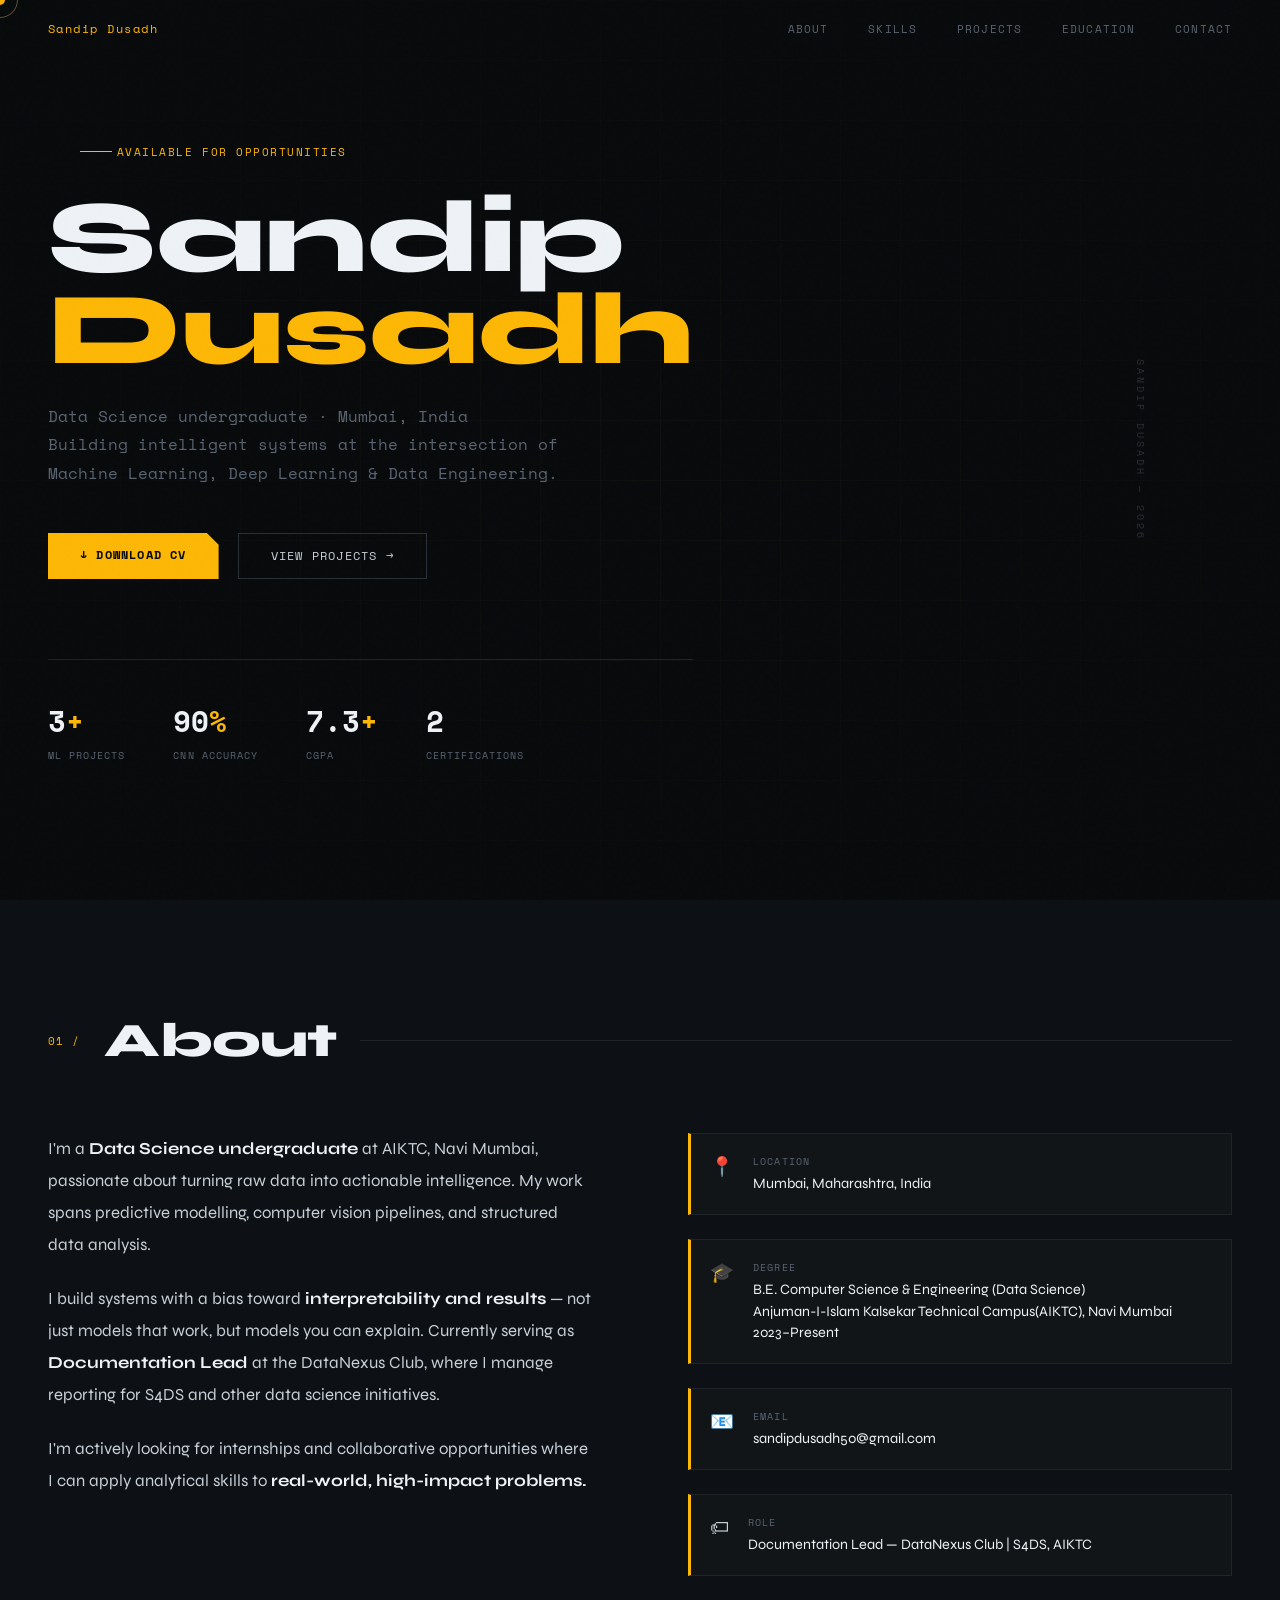
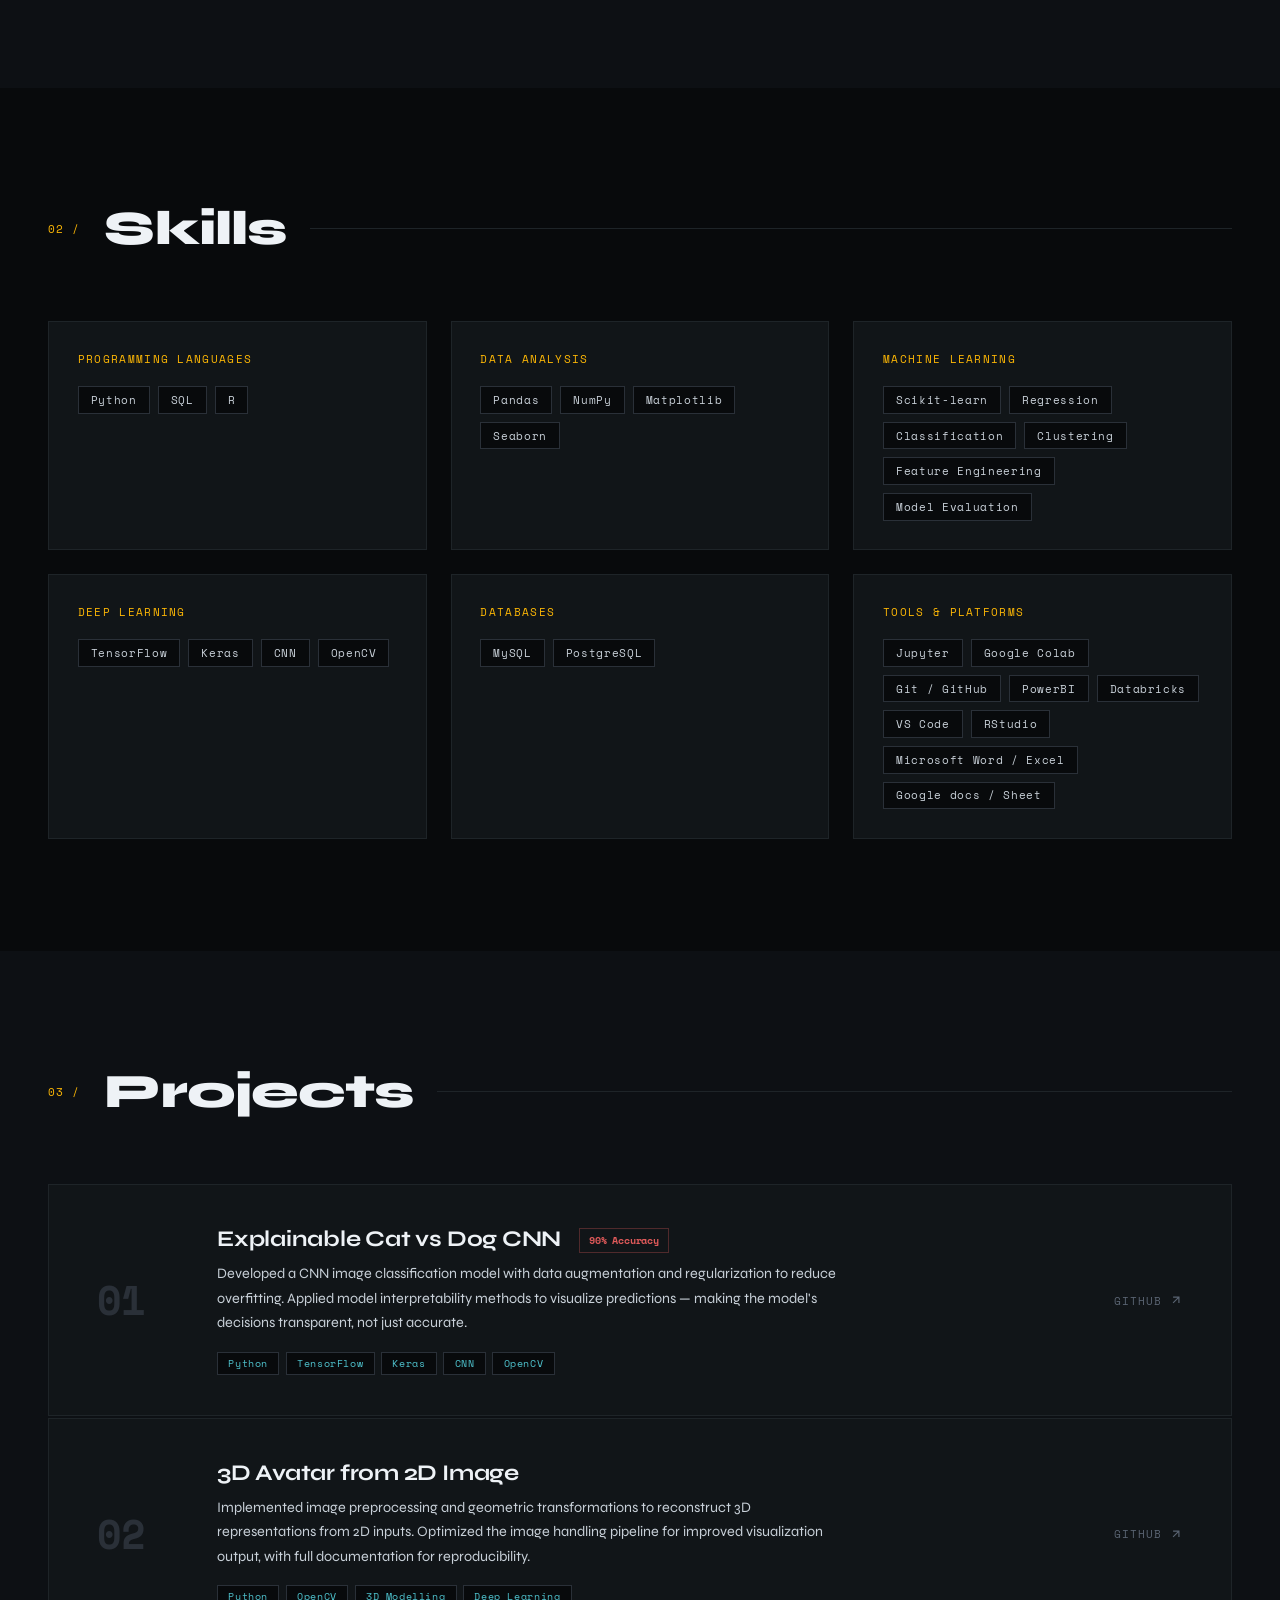
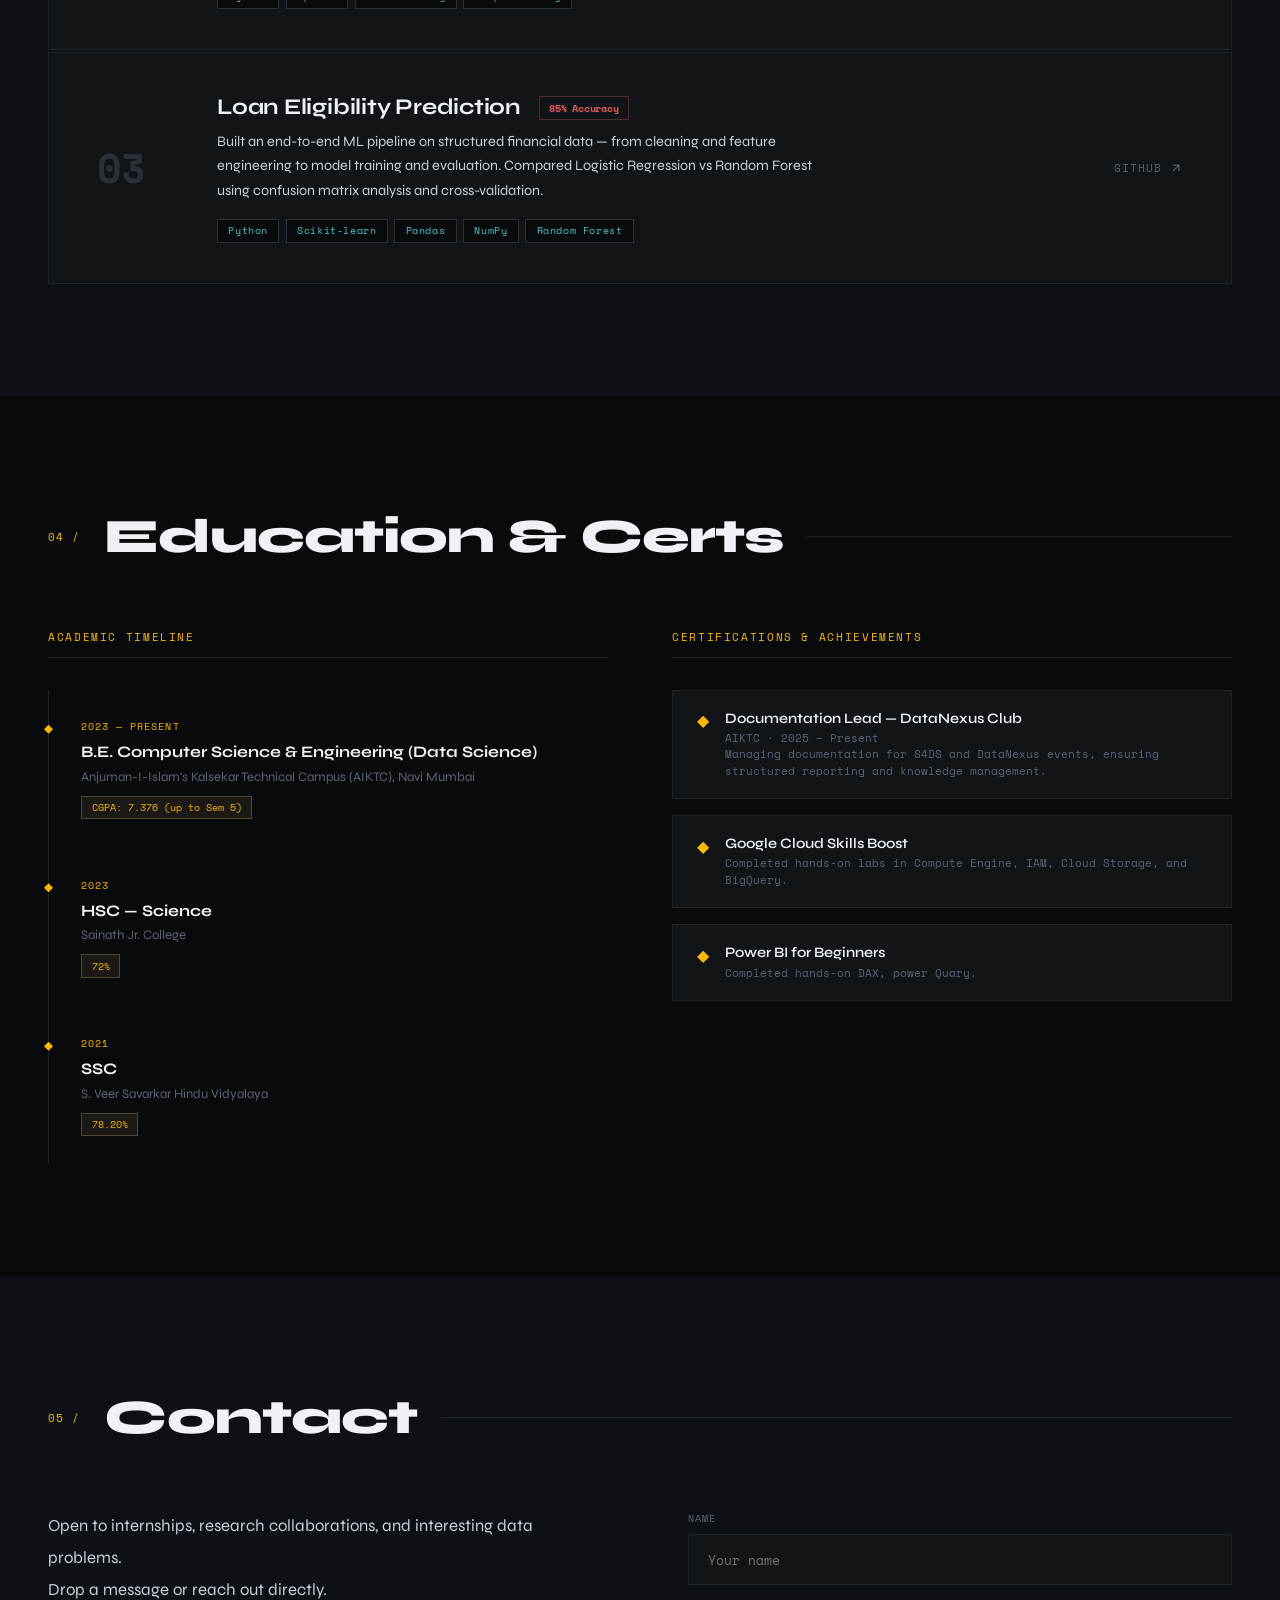
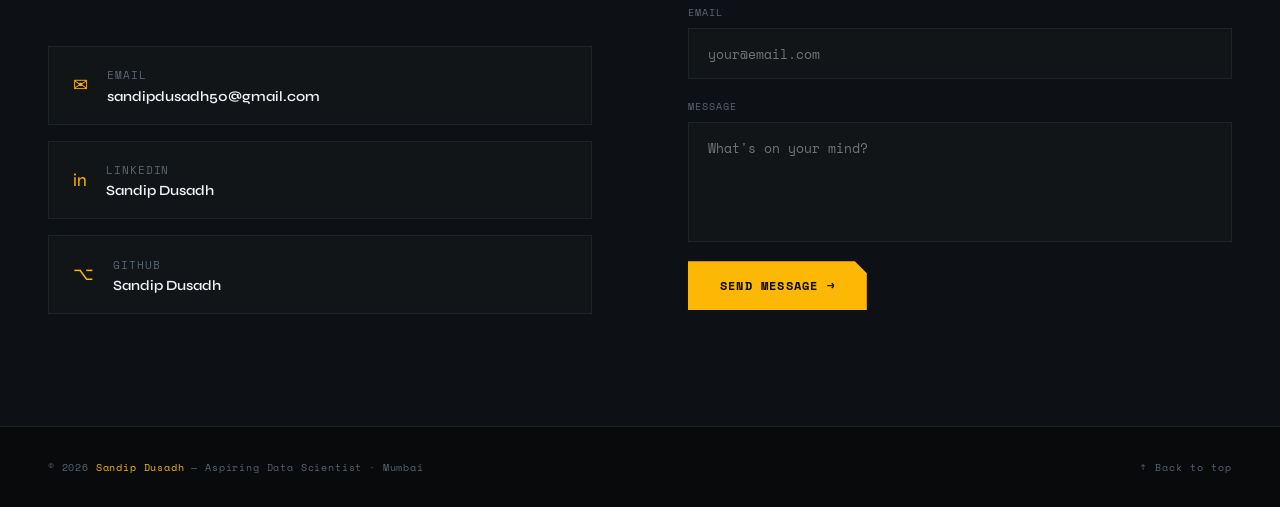
<file: index1.html>
<!DOCTYPE html>
<html lang="en">
<head>
  <meta charset="UTF-8" />
  <meta name="viewport" content="width=device-width, initial-scale=1.0" />
  <title>Sandip Dusadh — Data Scientist</title>
  <link rel="preconnect" href="https://fonts.googleapis.com" />
  <link
    href="https://fonts.googleapis.com/css2?family=Space+Mono:ital,wght@0,400;0,700;1,400&family=Syne:wght@400;600;700;800&display=swap"
    rel="stylesheet" />
  <style>
    :root {
      --bg: #080a0c;
      --bg2: #0d1014;
      --surface: #111518;
      --border: #1e2428;
      --border2: #2a3038;
      --accent: #fdb705;
      --accent2: #4fc4cf;
      --accent3: #e05a5a;
      --text: #c8d0d8;
      --text-dim: #5a6472;
      --text-bright: #eef2f6;
      --mono: 'Space Mono', monospace;
      --sans: 'Syne', sans-serif;
    }

    *,
    *::before,
    *::after {
      box-sizing: border-box;
      margin: 0;
      padding: 0;
    }

    ::selection {
      color: whitesmoke;
      background-color: orange;
    }

    html {
      scroll-behavior: smooth;
    }

    body {
      background: var(--bg);
      color: var(--text);
      font-family: var(--sans);
      overflow-x: hidden;
      cursor: none;
    }

    /* ── Custom Cursor ── */
    #cursor {
      position: fixed;
      width: 10px;
      height: 10px;
      background: var(--accent);
      border-radius: 50%;
      pointer-events: none;
      z-index: 9999;
      transform: translate(-50%, -50%);
      transition: transform 0.08s ease, width 0.2s, height 0.2s, background 0.2s;
      mix-blend-mode: difference;
    }

    #cursor-ring {
      position: fixed;
      width: 36px;
      height: 36px;
      border: 1px solid rgba(232, 201, 122, 0.4);
      border-radius: 50%;
      pointer-events: none;
      z-index: 9998;
      transform: translate(-50%, -50%);
      transition: transform 0.18s ease, width 0.25s, height 0.25s;
    }

    body:hover #cursor {
      opacity: 1;
    }

    /* ── Noise overlay ── */
    body::before {
      content: '';
      position: fixed;
      inset: 0;
      z-index: 1000;
      pointer-events: none;
      background-image: url("data:image/svg+xml,%3Csvg viewBox='0 0 256 256' xmlns='http://www.w3.org/2000/svg'%3E%3Cfilter id='n'%3E%3CfeTurbulence type='fractalNoise' baseFrequency='0.9' numOctaves='4' stitchTiles='stitch'/%3E%3C/filter%3E%3Crect width='100%25' height='100%25' filter='url(%23n)' opacity='0.04'/%3E%3C/svg%3E");
      opacity: 0.35;
    }

    /* ── NAV ── */
    nav {
      position: fixed;
      top: 0;
      left: 0;
      right: 0;
      z-index: 500;
      display: flex;
      align-items: center;
      justify-content: space-between;
      padding: 1.2rem 3rem;
      border-bottom: 1px solid transparent;
      transition: border-color 0.3s, background 0.3s, backdrop-filter 0.3s;
    }

    nav.scrolled {
      border-color: var(--border);
      background: rgba(8, 10, 12, 0.85);
      backdrop-filter: blur(16px);
    }

    .nav-logo {
      font-family: var(--mono);
      font-size: 0.78rem;
      color: var(--accent);
      letter-spacing: 0.12em;
      text-decoration: none;
    }

    .nav-links {
      display: flex;
      gap: 2.5rem;
    }

    .nav-links a {
      font-family: var(--mono);
      font-size: 0.7rem;
      color: var(--text-dim);
      text-decoration: none;
      letter-spacing: 0.1em;
      text-transform: uppercase;
      transition: color 0.2s;
      position: relative;
    }

    .nav-links a::after {
      content: '';
      position: absolute;
      bottom: -3px;
      left: 0;
      width: 0;
      height: 1px;
      background: var(--accent);
      transition: width 0.25s;
    }

    .nav-links a:hover {
      color: var(--accent);
    }

    .nav-links a:hover::after {
      width: 100%;
    }

    /* ── HERO ── */
    #hero {
      min-height: 100vh;
      display: flex;
      align-items: center;
      padding: 0 3rem;
      position: relative;
      overflow: hidden;
    }

    .hero-grid-bg {
      position: absolute;
      inset: 0;
      background-image:
        linear-gradient(rgba(232, 201, 122, 0.03) 1px, transparent 1px),
        linear-gradient(90deg, rgba(232, 201, 122, 0.03) 1px, transparent 1px);
      background-size: 60px 60px;
      mask-image: radial-gradient(ellipse 80% 80% at 50% 50%, black, transparent);
    }

    .hero-number {
      position: absolute;
      right: 3rem;
      top: 50%;
      transform: translateY(-50%) rotate(90deg);
      font-family: var(--mono);
      font-size: 0.65rem;
      color: var(--border2);
      letter-spacing: 0.3em;
    }

    .hero-content {
      max-width: 860px;
      position: relative;
      z-index: 2;
    }

    .hero-tag {
      display: inline-flex;
      align-items: center;
      gap: 0.3rem;
      font-family: var(--mono);
      font-size: 0.68rem;
      color: var(--accent);
      letter-spacing: 0.14em;
      text-transform: uppercase;
      margin-bottom: 2rem;
      margin-left: 2rem;
      opacity: 0;
      animation: fadeUp 0.6s 0.2s forwards;
    }

    .hero-tag::before {
      content: '';
      width: 32px;
      height: 1px;
      background: var(--accent);
    }

    .hero-name {
      font-size: clamp(3.5rem, 8vw, 7.5rem);
      font-weight: 800;
      line-height: 0.9;
      color: var(--text-bright);
      opacity: 0;
      animation: fadeUp 0.7s 0.35s forwards;
    }

    .hero-name span {
      color: var(--accent);
    }

    .hero-role {
      font-family: var(--mono);
      font-size: clamp(0.85rem, 1.5vw, 1rem);
      color: var(--text-dim);
      margin-top: 1.6rem;
      line-height: 1.8rem;
      max-width: 560px;
      opacity: 0;
      animation: fadeUp 0.7s 0.5s forwards;
    }

    .hero-ctas {
      display: flex;
      gap: 1.2rem;
      margin-top: 2.8rem;
      flex-wrap: wrap;
      opacity: 0;
      animation: fadeUp 0.7s 0.65s forwards;
    }

    .btn-primary {
      font-family: var(--mono);
      font-size: 0.75rem;
      letter-spacing: 0.1em;
      text-transform: uppercase;
      padding: 0.85rem 2rem;
      background: var(--accent);
      color: var(--bg);
      border: none;
      cursor: none;
      text-decoration: none;
      font-weight: 700;
      clip-path: polygon(0 0, calc(100% - 12px) 0, 100% 12px, 100% 100%, 0 100%);
      transition: background 0.2s, transform 0.2s;
    }

    .btn-primary:hover {
      background: #f0d88a;
      transform: translateY(-2px);
    }

    .btn-secondary {
      font-family: var(--mono);
      font-size: 0.75rem;
      letter-spacing: 0.1em;
      text-transform: uppercase;
      padding: 0.85rem 2rem;
      background: transparent;
      color: var(--text);
      border: 1px solid var(--border2);
      cursor: none;
      text-decoration: none;
      transition: border-color 0.2s, color 0.2s, transform 0.2s;
    }

    .btn-secondary:hover {
      border-color: var(--accent);
      color: var(--accent);
      transform: translateY(-2px);
    }

    .hero-stats {
      display: flex;
      gap: 3rem;
      margin-top: 5rem;
      opacity: 0;
      animation: fadeUp 0.7s 0.8s forwards;
      padding-top: 2.5rem;
      border-top: 1px solid var(--border);
    }

    .stat-item {
      display: flex;
      flex-direction: column;
      gap: 0.3rem;
    }

    .stat-num {
      font-family: var(--mono);
      font-size: 1.8rem;
      font-weight: 700;
      color: var(--text-bright);
    }

    .stat-num span {
      color: var(--accent);
    }

    .stat-label {
      font-family: var(--mono);
      font-size: 0.65rem;
      color: var(--text-dim);
      letter-spacing: 0.1em;
      text-transform: uppercase;
    }

    /* ── SECTION SHARED ── */
    section {
      padding: 7rem 3rem;
      position: relative;
    }

    .section-header {
      display: flex;
      align-items: center;
      gap: 1.5rem;
      margin-bottom: 4rem;
    }

    .section-num {
      font-family: var(--mono);
      font-size: 0.7rem;
      color: var(--accent);
      letter-spacing: 0.1em;
    }

    .section-title {
      font-size: clamp(2rem, 4vw, 3rem);
      font-weight: 800;
      color: var(--text-bright);
      letter-spacing: -0.02em;
    }

    .section-line {
      flex: 1;
      height: 1px;
      background: var(--border);
    }

    /* ── ABOUT ── */
    #about {
      background: var(--bg2);
    }

    .about-grid {
      display: grid;
      grid-template-columns: 1fr 1fr;
      gap: 6rem;
      align-items: start;
    }

    .about-text p {
      font-size: 1.05rem;
      line-height: 1.9;
      color: var(--text);
      margin-bottom: 1.4rem;
    }

    .about-text p strong {
      color: var(--text-bright);
    }

    .about-meta {
      display: flex;
      flex-direction: column;
      gap: 1.5rem;
    }

    .meta-row {
      display: flex;
      align-items: flex-start;
      gap: 1.2rem;
      padding: 1.2rem;
      background: var(--surface);
      border: 1px solid var(--border);
      border-left: 3px solid var(--accent);
    }

    .meta-icon {
      font-size: 1.2rem;
      margin-top: 0.1rem;
      flex-shrink: 0;
    }

    .meta-key {
      font-family: var(--mono);
      font-size: 0.65rem;
      color: var(--text-dim);
      letter-spacing: 0.1em;
      text-transform: uppercase;
      margin-bottom: 0.25rem;
    }

    .meta-val {
      font-size: 0.9rem;
      color: var(--text-bright);
      line-height: 1.5;
    }

    /* ── SKILLS ── */
    #skills {
      background: var(--bg);
    }

    .skills-grid {
      display: grid;
      grid-template-columns: repeat(auto-fill, minmax(280px, 1fr));
      gap: 1.5rem;
    }

    .skill-card {
      background: var(--surface);
      border: 1px solid var(--border);
      padding: 1.8rem;
      transition: border-color 0.25s, transform 0.25s;
      position: relative;
      overflow: hidden;
    }

    .skill-card::before {
      content: '';
      position: absolute;
      top: 0;
      left: 0;
      right: 0;
      height: 2px;
      background: linear-gradient(90deg, var(--accent), transparent);
      transform: scaleX(0);
      transform-origin: left;
      transition: transform 0.3s;
    }

    .skill-card:hover {
      border-color: var(--border2);
      transform: translateY(-4px);
    }

    .skill-card:hover::before {
      transform: scaleX(1);
    }

    .skill-card-title {
      font-family: var(--mono);
      font-size: 0.68rem;
      color: var(--accent);
      letter-spacing: 0.12em;
      text-transform: uppercase;
      margin-bottom: 1.2rem;
    }

    .skill-tags {
      display: flex;
      flex-wrap: wrap;
      gap: 0.5rem;
    }

    .skill-tag {
      font-family: var(--mono);
      font-size: 0.68rem;
      padding: 0.3rem 0.75rem;
      background: var(--bg);
      border: 1px solid var(--border2);
      color: var(--text);
      letter-spacing: 0.06em;
      transition: border-color 0.2s, color 0.2s;
    }

    .skill-tag:hover {
      border-color: var(--accent);
      color: var(--accent);
    }

    /* ── PROJECTS ── */
    #projects {
      background: var(--bg2);
    }

    .projects-list {
      display: flex;
      flex-direction: column;
      gap: 2px;
    }

    .project-item {
      background: var(--surface);
      border: 1px solid var(--border);
      padding: 2.5rem 3rem;
      display: grid;
      grid-template-columns: 80px 1fr auto;
      gap: 2.5rem;
      align-items: center;
      transition: background 0.25s, border-color 0.25s;
      cursor: none;
      position: relative;
      overflow: hidden;
    }

    .project-item::after {
      content: '';
      position: absolute;
      left: 0;
      top: 0;
      bottom: 0;
      width: 3px;
      background: var(--accent);
      transform: scaleY(0);
      transform-origin: top;
      transition: transform 0.3s;
    }

    .project-item:hover {
      background: #0f1316;
      border-color: var(--border2);
    }

    .project-item:hover::after {
      transform: scaleY(1);
    }

    .project-num {
      font-family: var(--mono);
      font-size: 2.5rem;
      font-weight: 700;
      color: var(--border2);
      transition: color 0.25s;
      line-height: 1;
    }

    .project-item:hover .project-num {
      color: var(--accent);
      opacity: 0.4;
    }

    .project-name {
      font-size: 1.4rem;
      font-weight: 700;
      color: var(--text-bright);
      margin-bottom: 0.6rem;
      letter-spacing: -0.01em;
    }

    .project-desc {
      font-size: 0.9rem;
      color: var(--text);
      line-height: 1.7;
      max-width: 620px;
      margin-bottom: 1rem;
    }

    .project-tech {
      display: flex;
      flex-wrap: wrap;
      gap: 0.4rem;
    }

    .tech-pill {
      font-family: var(--mono);
      font-size: 0.63rem;
      padding: 0.2rem 0.65rem;
      background: var(--bg);
      border: 1px solid var(--border2);
      color: var(--accent2);
      letter-spacing: 0.06em;
    }

    .project-link {
      color: var(--text-dim);
      text-decoration: none;
      font-family: var(--mono);
      font-size: 0.7rem;
      letter-spacing: 0.1em;
      text-transform: uppercase;
      display: flex;
      align-items: center;
      gap: 0.4rem;
      white-space: nowrap;
      transition: color 0.2s;
    }

    .project-link:hover {
      color: var(--accent);
    }

    .project-link svg {
      transition: transform 0.2s;
    }

    .project-link:hover svg {
      transform: translate(3px, -3px);
    }

    .project-result {
      display: inline-block;
      font-family: var(--mono);
      font-size: 0.65rem;
      color: var(--accent3);
      padding: 0.2rem 0.6rem;
      border: 1px solid rgba(224, 90, 90, 0.3);
      margin-left: 0.8rem;
      vertical-align: middle;
    }

    /* ── EDUCATION & CERTS ── */
    #education {
      background: var(--bg);
    }

    .edu-cert-grid {
      display: grid;
      grid-template-columns: 1fr 1fr;
      gap: 4rem;
    }

    .subsection-label {
      font-family: var(--mono);
      font-size: 0.68rem;
      color: var(--accent);
      letter-spacing: 0.15em;
      text-transform: uppercase;
      margin-bottom: 2rem;
      padding-bottom: 0.75rem;
      border-bottom: 1px solid var(--border);
    }

    .timeline {
      display: flex;
      flex-direction: column;
      gap: 0;
    }

    .timeline-item {
      padding: 1.8rem 0 1.8rem 2rem;
      border-left: 1px solid var(--border);
      position: relative;
    }

    .timeline-item::before {
      content: '';
      position: absolute;
      left: -5px;
      top: 2.2rem;
      width: 9px;
      height: 9px;
      background: var(--accent);
      clip-path: polygon(50% 0%, 100% 50%, 50% 100%, 0% 50%);
    }

    .timeline-date {
      font-family: var(--mono);
      font-size: 0.65rem;
      color: var(--accent);
      letter-spacing: 0.1em;
      margin-bottom: 0.5rem;
    }

    .timeline-title {
      font-size: 1rem;
      font-weight: 700;
      color: var(--text-bright);
      margin-bottom: 0.35rem;
    }

    .timeline-sub {
      font-size: 0.82rem;
      color: var(--text-dim);
      line-height: 1.6;
    }

    .timeline-badge {
      display: inline-block;
      font-family: var(--mono);
      font-size: 0.63rem;
      padding: 0.2rem 0.6rem;
      background: rgba(232, 201, 122, 0.08);
      border: 1px solid rgba(232, 201, 122, 0.25);
      color: var(--accent);
      margin-top: 0.5rem;
    }

    .cert-list {
      display: flex;
      flex-direction: column;
      gap: 1rem;
    }

    .cert-item {
      padding: 1.2rem 1.5rem;
      background: var(--surface);
      border: 1px solid var(--border);
      display: flex;
      align-items: flex-start;
      gap: 1rem;
      transition: border-color 0.25s;
    }

    .cert-item:hover {
      border-color: var(--border2);
    }

    .cert-icon {
      color: var(--accent);
      font-size: 1rem;
      flex-shrink: 0;
      margin-top: 0.1rem;
    }

    .cert-name {
      font-size: 0.9rem;
      font-weight: 600;
      color: var(--text-bright);
      margin-bottom: 0.2rem;
    }

    .cert-detail {
      font-family: var(--mono);
      font-size: 0.68rem;
      color: var(--text-dim);
      line-height: 1.5;
    }

    /* ── CONTACT ── */
    #contact {
      background: var(--bg2);
    }

    .contact-wrap {
      display: grid;
      grid-template-columns: 1fr 1fr;
      gap: 6rem;
      align-items: start;
    }

    .contact-intro {
      font-size: 1.05rem;
      line-height: 1.9;
      color: var(--text);
      margin-bottom: 2.5rem;
    }

    .contact-links {
      display: flex;
      flex-direction: column;
      gap: 1rem;
    }

    .contact-link {
      display: flex;
      align-items: center;
      gap: 1.2rem;
      padding: 1.2rem 1.5rem;
      background: var(--surface);
      border: 1px solid var(--border);
      text-decoration: none;
      color: var(--text);
      transition: border-color 0.25s, color 0.25s;
    }

    .contact-link:hover {
      border-color: var(--accent);
      color: var(--accent);
    }

    .contact-link-icon {
      color: var(--accent);
      font-size: 1.1rem;
    }

    .contact-link-label {
      font-family: var(--mono);
      font-size: 0.7rem;
      color: var(--text-dim);
      display: block;
      letter-spacing: 0.08em;
      margin-bottom: 0.15rem;
      text-transform: uppercase;
    }

    .contact-link-val {
      font-size: 0.88rem;
      font-weight: 600;
      color: var(--text-bright);
    }

    /* Contact Form */
    .contact-form {
      display: flex;
      flex-direction: column;
      gap: 1.2rem;
    }

    .form-group {
      display: flex;
      flex-direction: column;
      gap: 0.5rem;
    }

    .form-label {
      font-family: var(--mono);
      font-size: 0.65rem;
      color: var(--text-dim);
      letter-spacing: 0.1em;
      text-transform: uppercase;
    }

    .form-input,
    .form-textarea {
      background: var(--surface);
      border: 1px solid var(--border);
      color: var(--text-bright);
      font-family: var(--mono);
      font-size: 0.82rem;
      padding: 0.9rem 1.2rem;
      outline: none;
      transition: border-color 0.2s;
      resize: none;
    }

    .form-input:focus,
    .form-textarea:focus {
      border-color: var(--accent);
    }

    .form-textarea {
      min-height: 120px;
    }

    .form-btn {
      font-family: var(--mono);
      font-size: 0.75rem;
      letter-spacing: 0.1em;
      text-transform: uppercase;
      padding: 1rem 2rem;
      background: var(--accent);
      color: var(--bg);
      border: none;
      cursor: none;
      font-weight: 700;
      align-self: flex-start;
      clip-path: polygon(0 0, calc(100% - 12px) 0, 100% 12px, 100% 100%, 0 100%);
      transition: background 0.2s, transform 0.2s;
    }

    .form-btn:hover {
      background: #f0d88a;
      transform: translateY(-2px);
    }

    /* ── FOOTER ── */
    footer {
      padding: 2rem 3rem;
      border-top: 1px solid var(--border);
      display: flex;
      justify-content: space-between;
      align-items: center;
      flex-wrap: wrap;
      gap: 1rem;
    }

    .footer-copy {
      font-family: var(--mono);
      font-size: 0.65rem;
      color: var(--text-dim);
      letter-spacing: 0.08em;
    }

    .footer-copy span {
      color: var(--accent);
    }

    .footer-top {
      font-family: var(--mono);
      font-size: 0.65rem;
      color: var(--text-dim);
      text-decoration: none;
      letter-spacing: 0.1em;
      transition: color 0.2s;
    }

    .footer-top:hover {
      color: var(--accent);
    }

    /* ── SCROLL INDICATOR ── */
    .scroll-bar {
      position: fixed;
      top: 0;
      left: 0;
      height: 2px;
      background: var(--accent);
      z-index: 600;
      transition: width 0.1s linear;
    }

    /* ── ANIMATIONS ── */
    @keyframes fadeUp {
      from {
        opacity: 0;
        transform: translateY(28px);
      }

      to {
        opacity: 1;
        transform: translateY(0);
      }
    }

    .reveal {
      opacity: 0;
      transform: translateY(24px);
      transition: opacity 0.65s ease, transform 0.65s ease;
    }

    .reveal.visible {
      opacity: 1;
      transform: translateY(0);
    }

    /* ── MOBILE ── */
    @media (max-width: 900px) {
      nav {
        padding: 1rem 1.5rem;
      }

      .nav-links {
        gap: 1.5rem;
      }

      section {
        padding: 5rem 1.5rem;
      }

      #hero {
        padding: 0 1.5rem;
      }

      .about-grid,
      .edu-cert-grid,
      .contact-wrap {
        grid-template-columns: 1fr;
        gap: 3rem;
      }

      .project-item {
        grid-template-columns: 60px 1fr;
        padding: 1.8rem;
      }

      .project-link {
        display: none;
      }

      .hero-stats {
        gap: 1.5rem;
      }

      footer {
        padding: 1.5rem;
      }
    }

    @media (max-width: 600px) {
      .hero-name {
        font-size: 3rem;
      }

      .nav-links {
        display: none;
      }

      .hero-ctas {
        flex-direction: column;
      }

      .btn-primary,
      .btn-secondary {
        text-align: center;
      }
    }
  </style>
</head>

<body>

  <div id="cursor"></div>
  <div id="cursor-ring"></div>
  <div class="scroll-bar" id="scrollBar"></div>

  <!-- NAV -->
  <nav id="navbar">
    <a class="nav-logo" href="#">Sandip Dusadh</a>
    <div class="nav-links">
      <a href="#about">About</a>
      <a href="#skills">Skills</a>
      <a href="#projects">Projects</a>
      <a href="#education">Education</a>
      <a href="#contact">Contact</a>
    </div>
  </nav>

  <!-- HERO -->
  <section id="hero">
    <div class="hero-grid-bg"></div>
    <div class="hero-content">
      <div class="hero-tag">Available for opportunities</div>
      <h1 class="hero-name">Sandip<br /><span>Dusadh</span></h1>
      <p class="hero-role">
        Data Science undergraduate · Mumbai, India<br />
        Building intelligent systems at the intersection of<br />
        Machine Learning, Deep Learning &amp; Data Engineering.
      </p>
      <div class="hero-ctas">
        <a href="Resume.pdf" download class="btn-primary">↓ Download CV</a>
        <a href="#projects" class="btn-secondary">View Projects →</a>
      </div>
      <div class="hero-stats">
        <div class="stat-item">
          <div class="stat-num">3<span>+</span></div>
          <div class="stat-label">ML Projects</div>
        </div>
        <div class="stat-item">
          <div class="stat-num">90<span>%</span></div>
          <div class="stat-label">CNN Accuracy</div>
        </div>
        <div class="stat-item">
          <div class="stat-num">7.3<span>+</span></div>
          <div class="stat-label">CGPA</div>
        </div>
        <div class="stat-item">
          <div class="stat-num">2</div>
          <div class="stat-label">Certifications</div>
        </div>
      </div>
    </div>
    <div class="hero-number">SANDIP DUSADH — 2026</div>
  </section>

  <!-- ABOUT -->
  <section id="about">
    <div class="section-header reveal">
      <span class="section-num">01 /</span>
      <h2 class="section-title">About</h2>
      <div class="section-line"></div>
    </div>
    <div class="about-grid">
      <div class="about-text reveal">
        <p>I'm a <strong>Data Science undergraduate</strong> at AIKTC, Navi Mumbai, passionate about turning raw data
          into actionable intelligence. My work spans predictive modelling, computer vision pipelines, and structured
          data analysis.</p>
        <p>I build systems with a bias toward <strong>interpretability and results</strong> — not just models that work,
          but models you can explain. Currently serving as <strong>Documentation Lead</strong> at the DataNexus Club,
          where I manage reporting for S4DS and other data science initiatives.</p>
        <p>I'm actively looking for internships and collaborative opportunities where I can apply analytical skills to
          <strong>real-world, high-impact problems.</strong>
        </p>
      </div>
      <div class="about-meta reveal">
        <div class="meta-row">
          <div class="meta-icon">📍</div>
          <div>
            <div class="meta-key">Location</div>
            <div class="meta-val">Mumbai, Maharashtra, India</div>
          </div>
        </div>
        <div class="meta-row">
          <div class="meta-icon">🎓</div>
          <div>
            <div class="meta-key">Degree</div>
            <div class="meta-val">B.E. Computer Science & Engineering (Data Science)<br />Anjuman-I-Islam Kalsekar
              Technical Campus(AIKTC), Navi Mumbai <br>
              2023–Present</div>
          </div>
        </div>
        <div class="meta-row">
          <div class="meta-icon">📧</div>
          <div>
            <div class="meta-key">Email</div>
            <div class="meta-val">sandipdusadh50@gmail.com</div>
          </div>
        </div>
        <div class="meta-row">
          <div class="meta-icon">🏷</div>
          <div>
            <div class="meta-key">Role</div>
            <div class="meta-val">Documentation Lead — DataNexus Club | S4DS, AIKTC</div>
          </div>
        </div>
      </div>
    </div>
  </section>

  <!-- SKILLS -->
  <section id="skills">
    <div class="section-header reveal">
      <span class="section-num">02 /</span>
      <h2 class="section-title">Skills</h2>
      <div class="section-line"></div>
    </div>
    <div class="skills-grid">
      <div class="skill-card reveal">
        <div class="skill-card-title">Programming Languages</div>
        <div class="skill-tags">
          <span class="skill-tag">Python</span>
          <span class="skill-tag">SQL</span>
          <span class="skill-tag">R</span>
        </div>
      </div>
      <div class="skill-card reveal">
        <div class="skill-card-title">Data Analysis</div>
        <div class="skill-tags">
          <span class="skill-tag">Pandas</span>
          <span class="skill-tag">NumPy</span>
          <span class="skill-tag">Matplotlib</span>
          <span class="skill-tag">Seaborn</span>
        </div>
      </div>
      <div class="skill-card reveal">
        <div class="skill-card-title">Machine Learning</div>
        <div class="skill-tags">
          <span class="skill-tag">Scikit-learn</span>
          <span class="skill-tag">Regression</span>
          <span class="skill-tag">Classification</span>
          <span class="skill-tag">Clustering</span>
          <span class="skill-tag">Feature Engineering</span>
          <span class="skill-tag">Model Evaluation</span>
        </div>
      </div>
      <div class="skill-card reveal">
        <div class="skill-card-title">Deep Learning</div>
        <div class="skill-tags">
          <span class="skill-tag">TensorFlow</span>
          <span class="skill-tag">Keras</span>
          <span class="skill-tag">CNN</span>
          <span class="skill-tag">OpenCV</span>
        </div>
      </div>
      <div class="skill-card reveal">
        <div class="skill-card-title">Databases</div>
        <div class="skill-tags">
          <span class="skill-tag">MySQL</span>
          <span class="skill-tag">PostgreSQL</span>
        </div>
      </div>
      <div class="skill-card reveal">
        <div class="skill-card-title">Tools & Platforms</div>
        <div class="skill-tags">
          <span class="skill-tag">Jupyter</span>
          <span class="skill-tag">Google Colab</span>
          <span class="skill-tag">Git / GitHub</span>
          <span class="skill-tag">PowerBI</span>
          <span class="skill-tag">Databricks</span>
          <span class="skill-tag">VS Code</span>
          <span class="skill-tag">RStudio</span>
          <span class="skill-tag">Microsoft Word / Excel</span>
          <span class="skill-tag">Google docs / Sheet</span>
        </div>
      </div>
    </div>
  </section>

  <!-- PROJECTS -->
  <section id="projects">
    <div class="section-header reveal">
      <span class="section-num">03 /</span>
      <h2 class="section-title">Projects</h2>
      <div class="section-line"></div>
    </div>
    <div class="projects-list">

      <div class="project-item reveal">
        <div class="project-num">01</div>
        <div class="project-info">
          <div class="project-name">
            Explainable Cat vs Dog CNN
            <span class="project-result">90% Accuracy</span>
          </div>
          <p class="project-desc">Developed a CNN image classification model with data augmentation and regularization
            to reduce overfitting. Applied model interpretability methods to visualize predictions — making the model's
            decisions transparent, not just accurate.</p>
          <div class="project-tech">
            <span class="tech-pill">Python</span>
            <span class="tech-pill">TensorFlow</span>
            <span class="tech-pill">Keras</span>
            <span class="tech-pill">CNN</span>
            <span class="tech-pill">OpenCV</span>
          </div>
        </div>
        <a href="https://github.com/D10sanp" target="_blank" rel="noopener" class="project-link">
          GitHub
          <svg width="14" height="14" viewBox="0 0 24 24" fill="none" stroke="currentColor" stroke-width="2">
            <path d="M7 17L17 7M7 7h10v10" />
          </svg>
        </a>
      </div>

      <div class="project-item reveal">
        <div class="project-num">02</div>
        <div class="project-info">
          <div class="project-name">3D Avatar from 2D Image</div>
          <p class="project-desc">Implemented image preprocessing and geometric transformations to reconstruct 3D
            representations from 2D inputs. Optimized the image handling pipeline for improved visualization output,
            with full documentation for reproducibility.</p>
          <div class="project-tech">
            <span class="tech-pill">Python</span>
            <span class="tech-pill">OpenCV</span>
            <span class="tech-pill">3D Modelling</span>
            <span class="tech-pill">Deep Learning</span>
          </div>
        </div>
        <a href="https://github.com/D10sanp" target="_blank" rel="noopener" class="project-link">
          GitHub
          <svg width="14" height="14" viewBox="0 0 24 24" fill="none" stroke="currentColor" stroke-width="2">
            <path d="M7 17L17 7M7 7h10v10" />
          </svg>
        </a>
      </div>

      <div class="project-item reveal">
        <div class="project-num">03</div>
        <div class="project-info">
          <div class="project-name">
            Loan Eligibility Prediction
            <span class="project-result">85% Accuracy</span>
          </div>
          <p class="project-desc">Built an end-to-end ML pipeline on structured financial data — from cleaning and
            feature engineering to model training and evaluation. Compared Logistic Regression vs Random Forest using
            confusion matrix analysis and cross-validation.</p>
          <div class="project-tech">
            <span class="tech-pill">Python</span>
            <span class="tech-pill">Scikit-learn</span>
            <span class="tech-pill">Pandas</span>
            <span class="tech-pill">NumPy</span>
            <span class="tech-pill">Random Forest</span>
          </div>
        </div>
        <a href="https://github.com/D10sanp" target="_blank" rel="noopener" class="project-link">
          GitHub
          <svg width="14" height="14" viewBox="0 0 24 24" fill="none" stroke="currentColor" stroke-width="2">
            <path d="M7 17L17 7M7 7h10v10" />
          </svg>
        </a>
      </div>

    </div>
  </section>

  <!-- EDUCATION & CERTS -->
  <section id="education">
    <div class="section-header reveal">
      <span class="section-num">04 /</span>
      <h2 class="section-title">Education &amp; Certs</h2>
      <div class="section-line"></div>
    </div>
    <div class="edu-cert-grid">
      <div class="reveal">
        <div class="subsection-label">Academic Timeline</div>
        <div class="timeline">
          <div class="timeline-item">
            <div class="timeline-date">2023 — PRESENT</div>
            <div class="timeline-title">B.E. Computer Science &amp; Engineering (Data Science)</div>
            <div class="timeline-sub">Anjuman-I-Islam's Kalsekar Technical Campus (AIKTC), Navi Mumbai</div>
            <div class="timeline-badge">CGPA: 7.376 (up to Sem 5)</div>
          </div>
          <div class="timeline-item">
            <div class="timeline-date">2023</div>
            <div class="timeline-title">HSC — Science</div>
            <div class="timeline-sub">Sainath Jr. College</div>
            <div class="timeline-badge">72%</div>
          </div>
          <div class="timeline-item">
            <div class="timeline-date">2021</div>
            <div class="timeline-title">SSC</div>
            <div class="timeline-sub">S. Veer Savarkar Hindu Vidyalaya</div>
            <div class="timeline-badge">78.20%</div>
          </div>
        </div>
      </div>
      <div class="reveal">
        <div class="subsection-label">Certifications &amp; Achievements</div>
        <div class="cert-list">
          <div class="cert-item">
            <div class="cert-icon">◆</div>
            <div>
              <div class="cert-name">Documentation Lead — DataNexus Club</div>
              <div class="cert-detail">AIKTC · 2025 – Present<br />Managing documentation for S4DS and DataNexus events,
                ensuring structured reporting and knowledge management.</div>
            </div>
          </div>
          <div class="cert-item">
            <div class="cert-icon">◆</div>
            <div>
              <div class="cert-name">Google Cloud Skills Boost</div>
              <div class="cert-detail">Completed hands-on labs in Compute Engine, IAM, Cloud Storage, and BigQuery.
              </div>
            </div>
          </div>
          <div class="cert-item">
            <div class="cert-icon">◆</div>
            <div>
              <div class="cert-name">Power BI for Beginners</div>
              <div class="cert-detail">Completed hands-on DAX, power Quary.
              </div>
            </div>
          </div>
        </div>
      </div>
    </div>
    </div>
  </section>

  <!-- CONTACT -->
  <section id="contact">
    <div class="section-header reveal">
      <span class="section-num">05 /</span>
      <h2 class="section-title">Contact</h2>
      <div class="section-line"></div>
    </div>
    <div class="contact-wrap">
      <div class="reveal">
        <p class="contact-intro">Open to internships, research collaborations, and interesting data problems.<br> Drop a
          message or reach out directly.</p>
        <div class="contact-links">
          <a href="mailto:sandipdusadh50@gmail.com" class="contact-link">
            <span class="contact-link-icon">✉</span>
            <div>
              <span class="contact-link-label">Email</span>
              <span class="contact-link-val">sandipdusadh50@gmail.com</span>
            </div>
          </a>
          <a href="https://linkedin.com/in/sandip-dusadh-83264028a" target="_blank" rel="noopener" class="contact-link">
            <span class="contact-link-icon">in</span>
            <div>
              <span class="contact-link-label">LinkedIn</span>
              <span class="contact-link-val">Sandip Dusadh</span>
            </div>
          </a>
          <a href="https://github.com/D10sanp" target="_blank" rel="noopener" class="contact-link">
            <span class="contact-link-icon">⌥</span>
            <div>
              <span class="contact-link-label">GitHub</span>
              <span class="contact-link-val">Sandip Dusadh</span>
            </div>
          </a>
        </div>
      </div>
      <form class="contact-form reveal" onsubmit="handleForm(event)">
        <div class="form-group">
          <label class="form-label">Name</label>
          <input type="text" class="form-input" placeholder="Your name" required />
        </div>
        <div class="form-group">
          <label class="form-label">Email</label>
          <input type="email" class="form-input" placeholder="your@email.com" required />
        </div>
        <div class="form-group">
          <label class="form-label">Message</label>
          <textarea class="form-textarea" placeholder="What's on your mind?" required></textarea>
        </div>
        <button type="submit" class="form-btn" id="formBtn">Send Message →</button>
      </form>
    </div>
  </section>

  <!-- FOOTER -->
  <footer>
    <div class="footer-copy">&copy; 2026 <span>Sandip Dusadh</span> — Aspiring Data Scientist · Mumbai</div>
    <a href="#hero" class="footer-top">↑ Back to top</a>
  </footer>

  <script>
    // Cursor
    const cursor = document.getElementById('cursor');
    const ring = document.getElementById('cursor-ring');
    let mx = 0, my = 0, rx = 0, ry = 0;
    document.addEventListener('mousemove', e => { mx = e.clientX; my = e.clientY; });
    function animateCursor() {
      rx += (mx - rx) * 0.18; ry += (my - ry) * 0.18;
      cursor.style.left = mx + 'px'; cursor.style.top = my + 'px';
      ring.style.left = rx + 'px'; ring.style.top = ry + 'px';
      requestAnimationFrame(animateCursor);
    }
    animateCursor();
    document.querySelectorAll('a, button, .project-item, .skill-card').forEach(el => {
      el.addEventListener('mouseenter', () => {
        cursor.style.width = '18px'; cursor.style.height = '18px';
        ring.style.width = '52px'; ring.style.height = '52px';
      });
      el.addEventListener('mouseleave', () => {
        cursor.style.width = '10px'; cursor.style.height = '10px';
        ring.style.width = '36px'; ring.style.height = '36px';
      });
    });

    // Scroll bar
    window.addEventListener('scroll', () => {
      const pct = (window.scrollY / (document.body.scrollHeight - window.innerHeight)) * 100;
      document.getElementById('scrollBar').style.width = pct + '%';
      document.getElementById('navbar').classList.toggle('scrolled', window.scrollY > 60);
    });

    // Reveal on scroll
    const obs = new IntersectionObserver(entries => {
      entries.forEach(e => { if (e.isIntersecting) { e.target.classList.add('visible'); } });
    }, { threshold: 0.1 });
    document.querySelectorAll('.reveal').forEach(el => obs.observe(el));

    // Form handler
    function handleForm(e) {
      e.preventDefault();
      const btn = document.getElementById('formBtn');
      btn.textContent = 'Message Sent ✓';
      btn.style.background = '#4fc4cf';
      btn.style.color = '#fff';
      setTimeout(() => {
        btn.textContent = 'Send Message →';
        btn.style.background = '';
        btn.style.color = '';
        e.target.reset();
      }, 3000);
    }

    // Stagger reveal delays
    document.querySelectorAll('.skills-grid .skill-card').forEach((el, i) => {
      el.style.transitionDelay = (i * 0.08) + 's';
    });
    document.querySelectorAll('.projects-list .project-item').forEach((el, i) => {
      el.style.transitionDelay = (i * 0.1) + 's';
    });
  </script>
</body>

</html>
</file>
